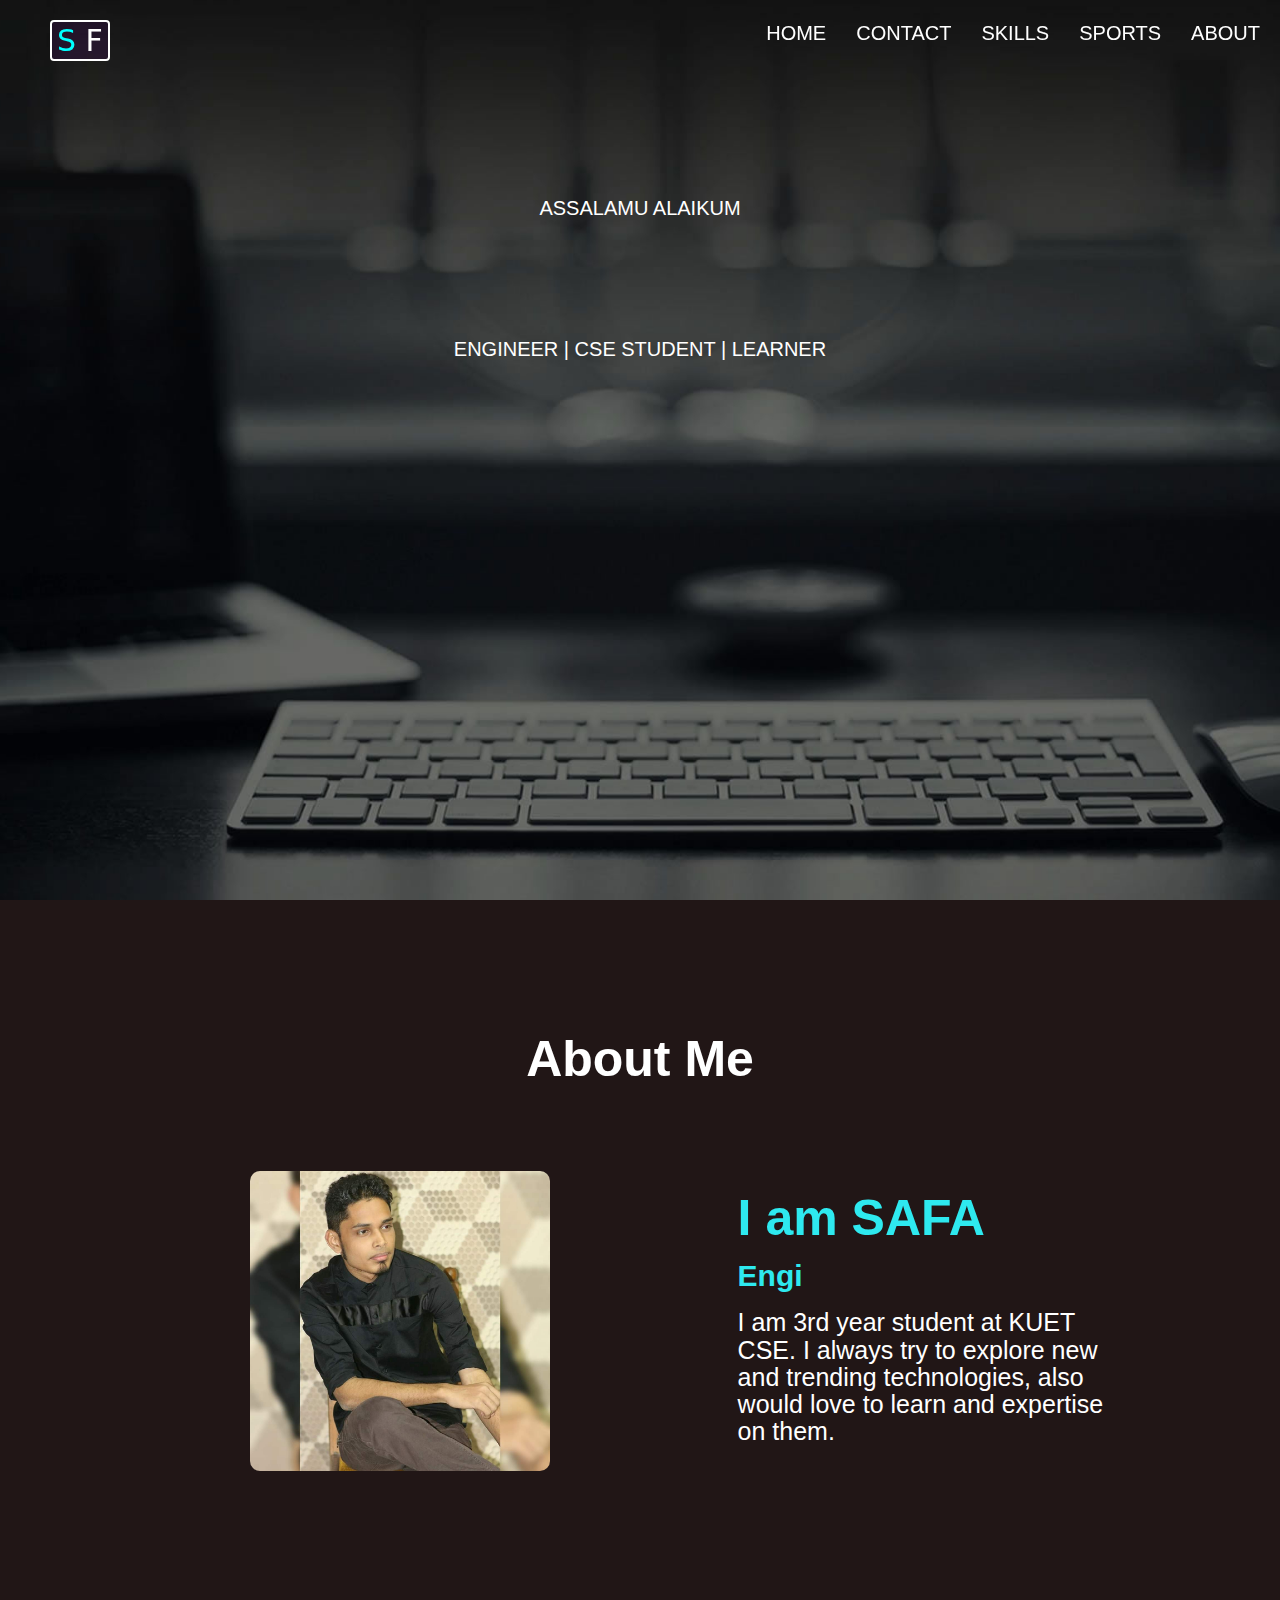
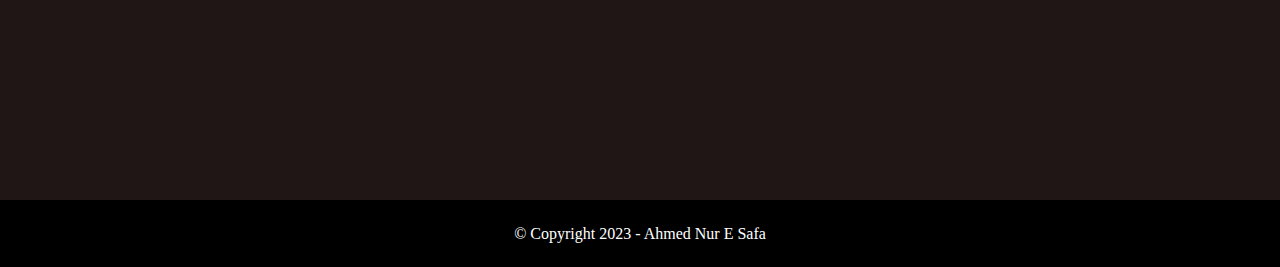
<file: index.html>
<!DOCTYPE html>
<html>

<head>
    <meta charset="UTF-8">
    <link rel="stylesheet" href="./css/style.css">
    <link rel="stylesheet" href="https://cdnjs.cloudflare.com/ajax/libs/font-awesome/6.5.1/css/all.min.css"
        integrity="sha512-DTOQO9RWCH3ppGqcWaEA1BIZOC6xxalwEsw9c2QQeAIftl+Vegovlnee1c9QX4TctnWMn13TZye+giMm8e2LwA=="
        crossorigin="anonymous" referrerpolicy="no-referrer" />
    <!-- logo font -->
    <link rel="preconnect" href="https://fonts.googleapis.com">
    <link rel="preconnect" href="https://fonts.gstatic.com" crossorigin>
    <link href="https://fonts.googleapis.com/css2?family=Dancing+Script:wght@700&display=swap" rel="stylesheet">
    <!-- ---------------- -->
    <meta name="viewport" content="width=device-width, initial-scale=1.0">
    <title>Ahmed Safa</title>
</head>

<body>
    <header class="header_sec">
        <div class="container">
            <nav class="navBar">
                <div class="elements">
                    <a class="SF" href="index.html"><span class="safa">S </span>F</a>
                    <ul class="items">
                        <li class="hideOnMobile"><a href="index.html">Home</a></li>
                        <li class="hideOnMobile"><a href="contact.html">Contact</a></li>
                        <li class="hideOnMobile"><a href="skill.html">Skills</a></li>
                        <li class="hideOnMobile"><a href="sports.html">Sports</a></li>
                        <li class="hideOnMobile"><a class="btnnavbars" href="#about">About</a></li>
                        <li class="menu_hamburger" onclick=showHam()><a href="#"><i class="fa-solid fa-bars"></i></a>
                        </li>
                    </ul>
                    <ul class="items side_bar">
                        <li onclick=hideSidebar()><a href="#"><i class="fa-sharp fa-solid fa-xmark"></i></a></li>
                        <li><a href="index.html">Home</a></li>
                        <li><a href="contact.html">Contact</a></li>
                        <li><a href="skill.html">Skills</a></li>
                        <li><a href="sports.html">Sports</a></li>
                        <li><a class="btnnavbars" href="#about">About</a></li>
                    </ul>
                </div>
            </nav>
            <div class="header_contents">
                <div id="namediv" class="otherWords">
                    <p>Assalamu Alaikum</p>
                    <h1>I'm <span class="safa">Ahmed Nur E Safa</span></h1>
                    <p class="lead"> Engineer | CSE Student | Learner </p>
                    <a href="#about" class="btn">About Me</a>
                </div>
                <div class="socials">
                    <ul class="social_links"><a target="_blank"
                            href="https://www.facebook.com/profile.php?id=100079941048298"><i
                                class="fa-brands fa-facebook-f fa-3x" style="color: white;"></i></a></ul>
                    <ul class="social_links"><a target="_blank" href="https://github.com/AHMED-SAFA"><i
                                class="fa-brands fa-github fa-3x" style="color: white;"></i></a></ul>
                    <ul class="social_links"><a target="_blank" href="https://www.linkedin.com/in/ahmedsafa114/"><i
                                class="fa-brands fa-linkedin-in fa-3x" style="color: white"></i></a></ul>
                </div>
            </div>
        </div>
    </header>

    <section id="about" class="aboutInfo">
        <div class="container2">
            <div class="infos">
                <h1>About Me</h1>
                <div class="intro">
                    <div class="leftSide">
                        <img src="./images/profile image.jpg">
                    </div>
                    <div class="rightSide">
                        <h2 style="color: rgb(46, 233, 239);">I am SAFA</h2>
                        <h3 style="font-size: 30px;margin-bottom: 20px;"><span style="color: rgb(46, 233, 239);"
                                class="txt-type" data-wait="2000"
                                data-words='["Engineer","Programmer","Developer","Learner"]'></span>
                        </h3>
                        <p>I am 3rd year student at KUET CSE.
                            I always try to explore new and trending technologies, also would love
                            to learn and expertise on them. </p>
                    </div>
                </div>
            </div>
        </div>
        <!-- Up button -->
        <button id="upButton" title="Go to top">↑</button>
    </section>

    <footer class="footClass">
        <p>© Copyright 2023 - Ahmed Nur E Safa</p>
    </footer>

    <script src="./JS/dynamic_upButton.js"></script>
    <script src="./JS/hamburger.js"></script>
    <script src="./JS/typescript.js"></script>
    <!-- pageAnimation related jquery link -->
    <script src="https://code.jquery.com/jquery-3.7.1.min.js"
        integrity="sha256-/JqT3SQfawRcv/BIHPThkBvs0OEvtFFmqPF/lYI/Cxo=" crossorigin="anonymous"></script>
    <script src="./JS/pageAnimation.js"></script>
    <!-- ---------------------------- -->
</body>

</html>
</file>
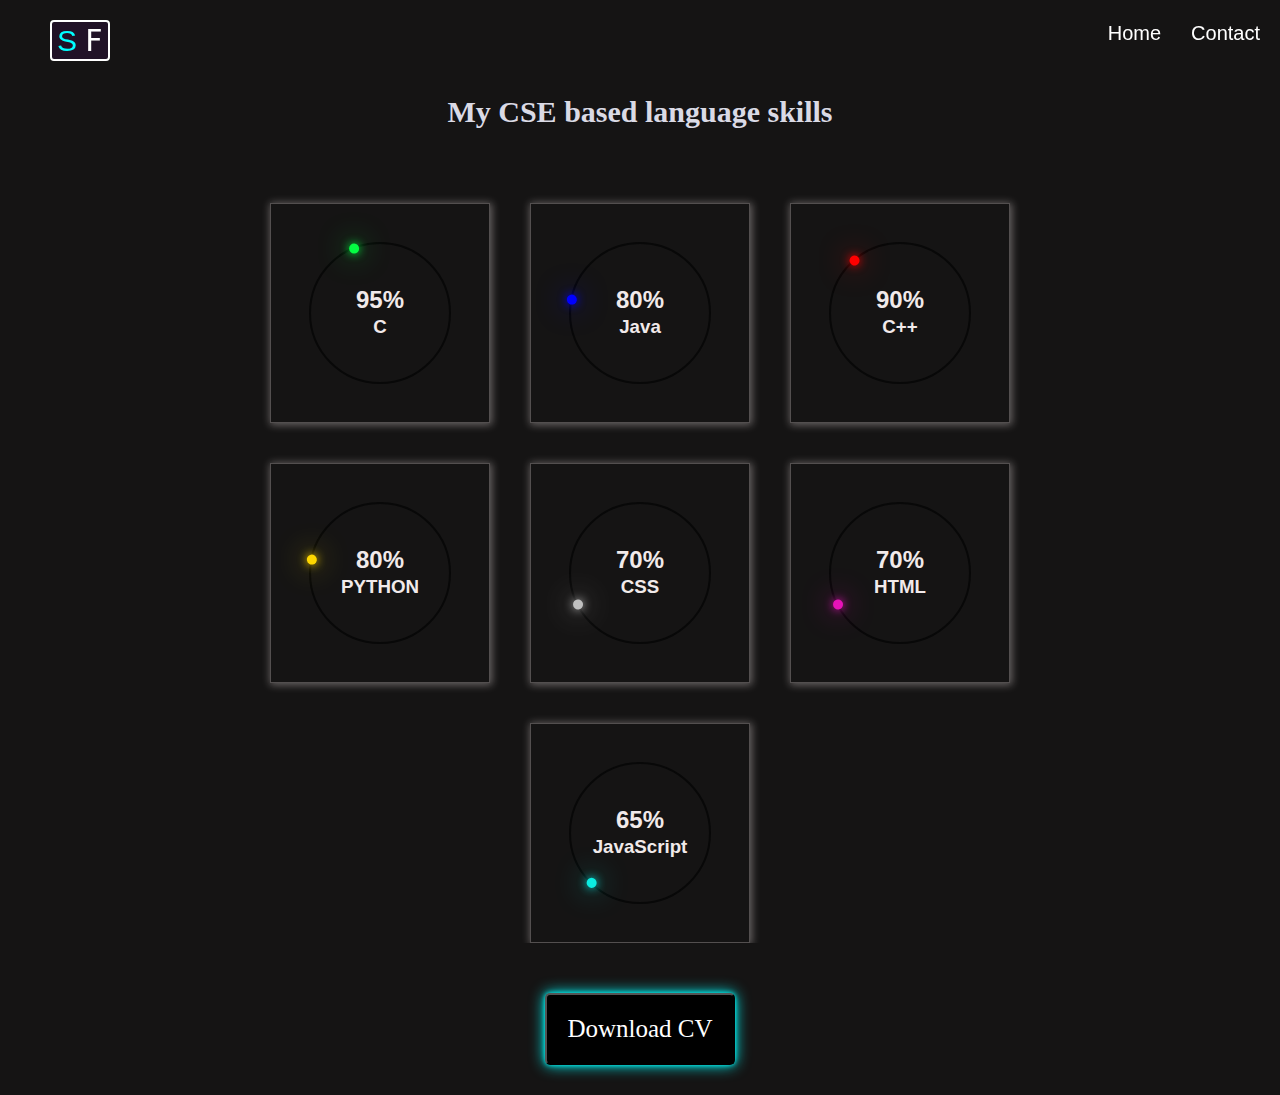
<file: skill.html>
<!DOCTYPE html>
<html lang="en">

<head>
    <meta charset="UTF-8">
    <link rel="stylesheet" href="./css/style.css">
    <link rel="stylesheet" href="./css/skillpg.css">
    <link rel="stylesheet" href="https://cdnjs.cloudflare.com/ajax/libs/font-awesome/6.5.1/css/all.min.css"
        integrity="sha512-DTOQO9RWCH3ppGqcWaEA1BIZOC6xxalwEsw9c2QQeAIftl+Vegovlnee1c9QX4TctnWMn13TZye+giMm8e2LwA=="
        crossorigin="anonymous" referrerpolicy="no-referrer" />
    <meta name="viewport" content="width=device-width, initial-scale=1.0">
    <title>Ahmed's Skills</title>
</head>

<body>

    <div class="container2">
        <nav class="navBar">
            <div class="elements">
                <a class="SF" href="index.html"><span class="safa">S </span>F</a>
                <ul class="items">
                    <li class="hideOnMobile"><a href="index.html">Home</a></li>
                    <li class="hideOnMobile"><a href="contact.html">Contact</a></li>
                    <li class="menu_hamburger" onclick=showHam()><a href="#"><i class="fa-solid fa-bars"></i></a>
                    </li>
                </ul>
                <ul class="items side_bar">
                    <li onclick=hideSidebar()><a href="#"><i class="fa-sharp fa-solid fa-xmark"></i></a></li>
                    <li><a href="index.html">Home</a></li>
                    <li><a href="contact.html">Contact</a></li>
                </ul>
            </div>
        </nav>
        <h1>My CSE based language skills</h1>
        <div class="containerskill">
            <div class="card">
                <div class="percentage" style="--clr:#04fc43;--num:95">
                    <div class="dot"></div>
                    <svg>
                        <circle cx="70" cy="70" r="70"></circle>
                        <circle cx="70" cy="70" r="70"></circle>
                    </svg>
                    <div class="amount">
                        <h2>95%</h2>
                        <h3>C</h3>
                    </div>
                </div>
            </div>
            <div class="card">
                <div class="percentage" style="--clr:blue;--num:80">
                    <div class="dot"></div>
                    <svg>
                        <circle cx="70" cy="70" r="70"></circle>
                        <circle cx="70" cy="70" r="70"></circle>
                    </svg>
                    <div class="amount">
                        <h2>80%</h2>
                        <h3>Java</h3>
                    </div>
                </div>
            </div>
            <div class="card">
                <div class="percentage" style="--clr:red;--num:90">
                    <div class="dot"></div>
                    <svg>
                        <circle cx="70" cy="70" r="70"></circle>
                        <circle cx="70" cy="70" r="70"></circle>
                    </svg>
                    <div class="amount">
                        <h2>90%</h2>
                        <h3>C++</h3>
                    </div>
                </div>
            </div>
            <div class="card">
                <div class="percentage" style="--clr:gold;--num:80">
                    <div class="dot"></div>
                    <svg>
                        <circle cx="70" cy="70" r="70"></circle>
                        <circle cx="70" cy="70" r="70"></circle>
                    </svg>
                    <div class="amount">
                        <h2>80%</h2>
                        <h3>PYTHON</h3>
                    </div>
                </div>
            </div>
            <div class="card">
                <div class="percentage" style="--clr:silver;--num:70">
                    <div class="dot"></div>
                    <svg>
                        <circle cx="70" cy="70" r="70"></circle>
                        <circle cx="70" cy="70" r="70"></circle>
                    </svg>
                    <div class="amount">
                        <h2>70%</h2>
                        <h3>CSS</h3>
                    </div>
                </div>
            </div>
            <div class="card">
                <div class="percentage" style="--clr:#e713b9;--num:70">
                    <div class="dot"></div>
                    <svg>
                        <circle cx="70" cy="70" r="70"></circle>
                        <circle cx="70" cy="70" r="70"></circle>
                    </svg>
                    <div class="amount">
                        <h2>70%</h2>
                        <h3>HTML</h3>
                    </div>
                </div>
            </div>
            <div class="card">
                <div class="percentage" style="--clr:#0cece1;--num:65">
                    <div class="dot"></div>
                    <svg>
                        <circle cx="70" cy="70" r="70"></circle>
                        <circle cx="70" cy="70" r="70"></circle>
                    </svg>
                    <div class="amount">
                        <h2>65%</h2>
                        <h3>JavaScript</h3>
                    </div>
                </div>
            </div>
        </div>

    </div>

    <button id="upButton" title="Go to top">↑</button>

    <div class="download-cv-container">
        <button id="dwbtn">Download CV</button>
    </div>

    <script src="./JS/hamburger.js"></script>
    <script src="./JS/dynamic_upButton.js"></script>
    <script src="./JS/cv_download.js"></script>
</body>

</html>
</file>
<file: css/style.css>
/* Generals--------------- */
:root {
  --animation-time: 1s;
}

* {
  margin: 0;
  padding: 0;
  box-sizing: border-box;
}

body {
  line-height: 1.7em;
  font-family: "Dosis", sans-serif;
}

a {
  display: inline-block;
  text-decoration: none;
}

ul {
  list-style: none;
}

/* header design------------------------ */

.container {
  font-family: "Dosis", sans-serif;
  max-width: 80%;
  padding: 0 1.5rem;
  margin: auto;
  overflow: auto;
}
.elements a {
  color: white;
}

.elements {
  padding: 20px;
  position: fixed;
  top: 0;
  left: 0;
  width: 100%;
  z-index: 1000;
  font-size: 20px;
  display: flex;
  flex-direction: row;
  justify-content: space-between;
}
.items {
  display: flex;
  gap: 30px;
  flex-direction: row;
  justify-content: space-between;
}
.header_sec {
  text-transform: uppercase;
  color: white;
  height: 100vh;
  background: url(../images/pxfuel.jpg) no-repeat center center/cover;
}
.header_contents {
  padding-top: 10%;
  text-align: center;
}
.otherWords p {
  font-size: 20px;
  margin-bottom: 36px;
}
.otherWords h1 {
  font-size: 80px;
  margin-bottom: 50px;
}
.safa {
  color: cyan;
}
.lead {
  font-size: 35px;
}
.btn {
  font-size: 20px;
  display: inline-block;
  color: white;
  padding: 10px 80px;
  background-color: black;
  border-radius: 4px;
  cursor: pointer;
  transition: all 0.5s ease-in;
}

/* transition for Name button */

.otherWords h1 {
  transform: translateY(-1200px);
  animation: nameSafa var(--animation-time) forwards ease-in;
}
@keyframes nameSafa {
  to {
    transform: translateY(0);
  }
}
.otherWords a {
  transform: translateX(-1200px);
  animation: about_btn var(--animation-time) forwards ease-in;
}
@keyframes about_btn {
  to {
    transform: translateX(0);
  }
}

/* ------------------------------------------------ */

.btn:hover {
  border: 2px solid black;
  color: black;
  background-color: white;
}

.socials {
  align-items: center;
  justify-content: center;
  margin-top: 10%;
  display: flex;
  flex-direction: row;
  gap: 100px;
}

.socials i {
  height: 20px;
  width: 20px;
}
.items a {
  color: white;
  text-decoration: none;
  border-bottom: 3px transparent solid;
  padding-bottom: 0 0.5 rem;
  cursor: pointer;
  position: relative;
  transition: all 0.3s ease-in;
}
.items a:hover {
  background-color: rgba(230, 229, 247, 0.25);
  padding-left: 25px;
  padding-right: 25px;
  padding-top: 5px;
  padding-bottom: 5px;
  border-radius: 4px;
  color: white;
}

/* Responsiveness Media Queries */

@media screen and (max-width: 1200px) and (min-width: 762px) {
  .header_contents {
    margin-top: 20%;
  }
  .otherWords h1 {
    font-size: 3rem;
  }
}
@media screen and (min-width: 1200px) {
  .header_contents {
    margin-top: 10%;
  }
  .otherWords h1 {
    font-size: 4rem;
  }
}

@media screen and (min-width: 501px) and (max-width: 768px) {
  .header_contents {
    margin-top: 40%;
  }
  .otherWords h1 {
    font-size: 2rem;
  }
}

@media screen and (max-width: 500px) {
  .header_contents {
    margin-top: 65%;
  }
  .otherWords h1 {
    font-size: 30px;
  }
  .otherWords p {
    font-size: 1rem;
  }
  .socials i {
    font-size: 2rem;
  }
}
@media screen and (max-width: 345px) {
  .socials i {
    font-size: 1rem !important;
  }
}

/* sidebar starts */

.side_bar a {
  color: white;
}

.side_bar {
  position: fixed;
  top: 0;
  right: 0;
  height: 100vh;
  width: 250px;
  z-index: 999;
  color: black;
  background-color: rgba(0, 0, 0, 0.188);
  backdrop-filter: blur(10px);
  box-shadow: -10px 0 10px rgba(0, 0, 0, 0.1);
  display: none;
  flex-direction: column;
  align-items: center;
  justify-content: center;
}
.menu_hamburger {
  display: none;
}

/* navbar items on mobile responsive */

@media (max-width: 800px) {
  .hideOnMobile {
    display: none;
  }
  .menu_hamburger {
    display: block;
  }
}

/* navbar items on mobile responsive full screen */

@media (max-width: 500px) {
  .side_bar {
    width: 100%;
  }
}
.SF {
  margin-left: 30px;
  border-radius: 4px;
  border: 2px solid white;
  font-size: 30px;
  padding: 5px;
  background-color: rgba(87, 12, 124, 0.189);
  font-family: system-ui, -apple-system, BlinkMacSystemFont, "Segoe UI", Roboto,
    Oxygen, Ubuntu, Cantarell, "Open Sans", "Helvetica Neue", sans-serif;
  font-weight: 500;
}

/* ------------------------------ */
/* about section */

.container2 {
  font-family: "Dosis", sans-serif;
  max-width: 80%;
  height: 100%;
  padding: 0 1.5rem;
  margin: auto;
  overflow: auto;
}

.aboutInfo {
  color: white;
  height: 100vh;
  background-color: rgba(22, 11, 11, 0.954);
}
.infos h1 {
  margin-top: 15%;
  margin-bottom: 10%;
  text-align: center;
  font-size: 50px;
}

.leftSide img {
  border-radius: 10px;
  height: 300px;
  width: 300px;
}
.leftSide {
  margin-left: 10%;
}
.intro {
  align-items: center;
  display: flex;
  flex-direction: row;
  justify-content: space-between;
}
.rightSide {
  width: 40%;
}
.rightSide h2 {
  font-size: 50px;
  margin-bottom: 30px;
}
.rightSide p {
  font-size: 25px;
}

@media (max-width: 780px) {
  .intro {
    text-align: center;
    flex-direction: column;
  }
  .rightSide h2 {
    font-size: 2rem;
  }
  .rightSide p {
    font-size: 15px;
    width: 100%;
  }
  .leftSide {
    margin-left: 0;
  }
}
@media (max-width: 500px) {
  .intro {
    text-align: center;
    flex-direction: column;
  }
  .rightSide h2 {
    font-size: 20px;
  }
}

@media (max-width: 600px) {
  .rightSide {
    width: 50%;
  }
}

/* transition for about img and P tag  */

.leftSide img {
  animation: slideIn 1s ease forwards;
}

.rightSide p {
  animation: fadeIn 1.5s ease forwards;
}

@keyframes slideIn {
  from {
    transform: translateX(50px);
    opacity: 0;
  }
  to {
    transform: translateX(0);
    opacity: 1;
  }
}

@keyframes fadeIn {
  from {
    opacity: 0;
  }
  to {
    opacity: 1;
  }
}
/* ----------------------------------------------- */

/* up button css */

#upButton {
  display: none;
  position: fixed;
  bottom: 20px;
  right: 20px;
  z-index: 99;
  font-size: 28px;
  background-color: #fb252570;
  color: white;
  border: 2px solid black;
  padding: 16px;
  border-radius: 10%;
  cursor: pointer;
  transition: opacity 0.3s, visibility 0.3s;
}

#upButton:hover {
  background-color: #555;
}

@keyframes fadeInUp {
  from {
    opacity: 0;
    transform: translateY(20px);
  }
  to {
    opacity: 1;
    transform: translateY(0);
  }
}

.fadeInUp {
  animation-name: fadeInUp;
  animation-duration: 0.5s;
  animation-timing-function: ease-out;
}

/* -------------------------------- */

/* footer starts here  */

.footClass p {
  font-family: "Times New Roman", Times, serif;
  color: white;
  padding: 20px;
  text-align: center;
}
.footClass {
  background-color: black;
}

/* ------------------------------ */

/* skill page css  */

.skill_page {
  display: flex;
  justify-content: center;
  align-items: center;
  /* width: 100%; */
  min-height: 100vh;
  background: url(../images/skill_back.jpg) no-repeat center center/cover;
}
/*
.details{
  padding-top: 10%;
  text-align: center;
  color: white;
}


.head{
  font-size: 2rem;
  margin-bottom: 3%;
}

.details_info{
  width: 100%;
  font-size: 20px;
} */
.skilll {
  position: relative;
  display: flex;
  justify-content: center;
  align-items: center;
  flex-wrap: wrap;
  gap: 4;
}

.skilll .card {
  position: relative;
  width: 220px;
  height: 220 px;
  background: antiquewhite;
}

/* ------------------------ */
</file>
<file: css/skillpg.css>
* {
  margin: 0;
  padding: 0;
  font-family: "Gill Sans", "Gill Sans MT", Calibri, "Trebuchet MS", sans-serif;
  box-sizing: border-box;
}

a {
  display: inline-block;
  text-decoration: none;
}

body {
  /* display: flex;
  justify-content: center;
  align-items: center; */
  min-height: 100vh;
  /* background: url(../images/skill_back4.jpg) no-repeat center center/cover; */
  background-color: rgb(21, 20, 20);
}
/* .sec_class {
  width: 100%;
  height: 100vh;
} */
.container2 {
  /* height: 100vh; */
  font-family: "Dosis", sans-serif;
  width: 100%;
  margin: auto;
  overflow: auto;
}
.containerskill {
  padding-top: 3%;
  position: relative;
  display: flex;
  justify-content: center;
  align-items: center;
  flex-wrap: wrap;
  gap: 40px;
}
.containerskill .card {
  position: relative;
  width: 220px;
  height: 220px;
  box-shadow: 1px 1px 8px 1px rgba(236, 227, 227, 0.392);
  border: 1px solid rgba(227, 215, 215, 0.307);
  background: rgba(30, 30, 29, 0);
  display: flex;
  justify-content: center;
  align-items: center;
}
.containerskill .card .percentage {
  position: relative;
  width: 150px;
  height: 150px;
  transform: rotate(270deg);
  background: rgba(30, 30, 29, 0);
}
.containerskill .card .percentage svg {
  position: relative;
  width: 150px;
  height: 150px;
}
.containerskill .card .percentage svg circle {
  fill: transparent;
  stroke-width: 2;
  stroke: rgb(8, 8, 8);
  width: 100%;
  height: 100%;
  transform: translate(5px, 5px);
}
.containerskill .card .percentage svg circle:nth-child(2) {
  stroke: var(--clr);
  stroke-dasharray: 440;
  opacity: 0;
  animation-delay: 3s;
  animation: fade_in 2s linear forwards;
  stroke-dashoffset: calc(440 - (440 * var(--num)) / 100);
}
@keyframes fade_in {
  0% {
    opacity: 0;
  }
  100% {
    opacity: 1;
  }
}

.dot {
  position: absolute;
  /* background-color: rgb(28, 26, 26); */
  z-index: 10;
  transform: rotate(calc(3.8deg * var(--num)));
  inset: 5px;
  animation: animateDot 2s linear forwards;
}

@keyframes animateDot {
  0% {
    transform: rotate(0deg);
  }
  100% {
    transform: rotate(calc(3.8deg * var(--num)));
  }
}

.dot::before {
  content: "";
  position: absolute;
  top: 38px;
  width: 10px;
  left: 130px;
  transform: translateX(-10%);
  border-radius: 50%;
  box-shadow: 0 0 10px var(--clr), 0 0 30px var(--clr);
  height: 10px;
  background: var(--clr);
}
.amount {
  position: absolute;
  inset: 0;
  color: rgb(241, 234, 234);
  display: flex;
  rotate: 90deg;
  justify-content: center;
  align-items: center;
  flex-direction: column;
  animation: words_anim 2s linear forwards;
}

@keyframes words_anim {
  0% {
    opacity: 0;
  }
  100% {
    opacity: 1;
  }
}

.container2 h1 {
  font-size: 30px;
  font-family: "Times New Roman", Times, serif;
  text-align: center;
  color: rgb(218, 218, 229);
  padding-top: 8%;
}

/* ==============responsives============== */

@media screen and (max-width: 500px) {
  .container2 h1 {
    font-size: 25px;
    padding-top: 35%;
  }

  .containerskill {
    padding-top: 4%;
  }
}

@media screen and (min-width: 501px) and (max-width: 768px) {
  .container2 h1 {
    padding-top: 20%;
  }

  .containerskill {
    padding-top: 4%;
  }
}

@media screen and (max-width: 1200px) and (min-width: 768px) {
  .container2 h1 {
    padding-top: 15%;
  }

  .containerskill {
    padding-top: 4%;
  }
}

@media screen and (min-width: 1200px) {
  .container2 h1 {
    padding-top: 10%;
  }

  .containerskill {
    padding-top: 8%;
  }
}

/* ------------------------------------- */

/* ----------------Download cv button----------------- */

.download-cv-container {
  margin-top: 50px;
  margin-bottom: 30px;
  display: flex;
  justify-content: center;
  align-items: center;
}

#dwbtn {
  font-family: "Times New Roman", Times, serif;
  border-radius: 5px;
  font-size: 25px;
  padding: 20px;
  color: white;
  background: black;
  box-shadow: 0 0 5px cyan, 0 0 15px cyan;
}
#dwbtn:hover {
  transition: all 0.5s ease-in;
  border: 2px solid black;
  color: black;
  background-color: wheat;
  box-shadow: 0 0 8px cyan, 0 0 10px cyan, 0 0 30px cyan, 0 0 30px cyan,
    0 0 70px cyan;
}

/* ------------------------------------------------------- */
</file>
